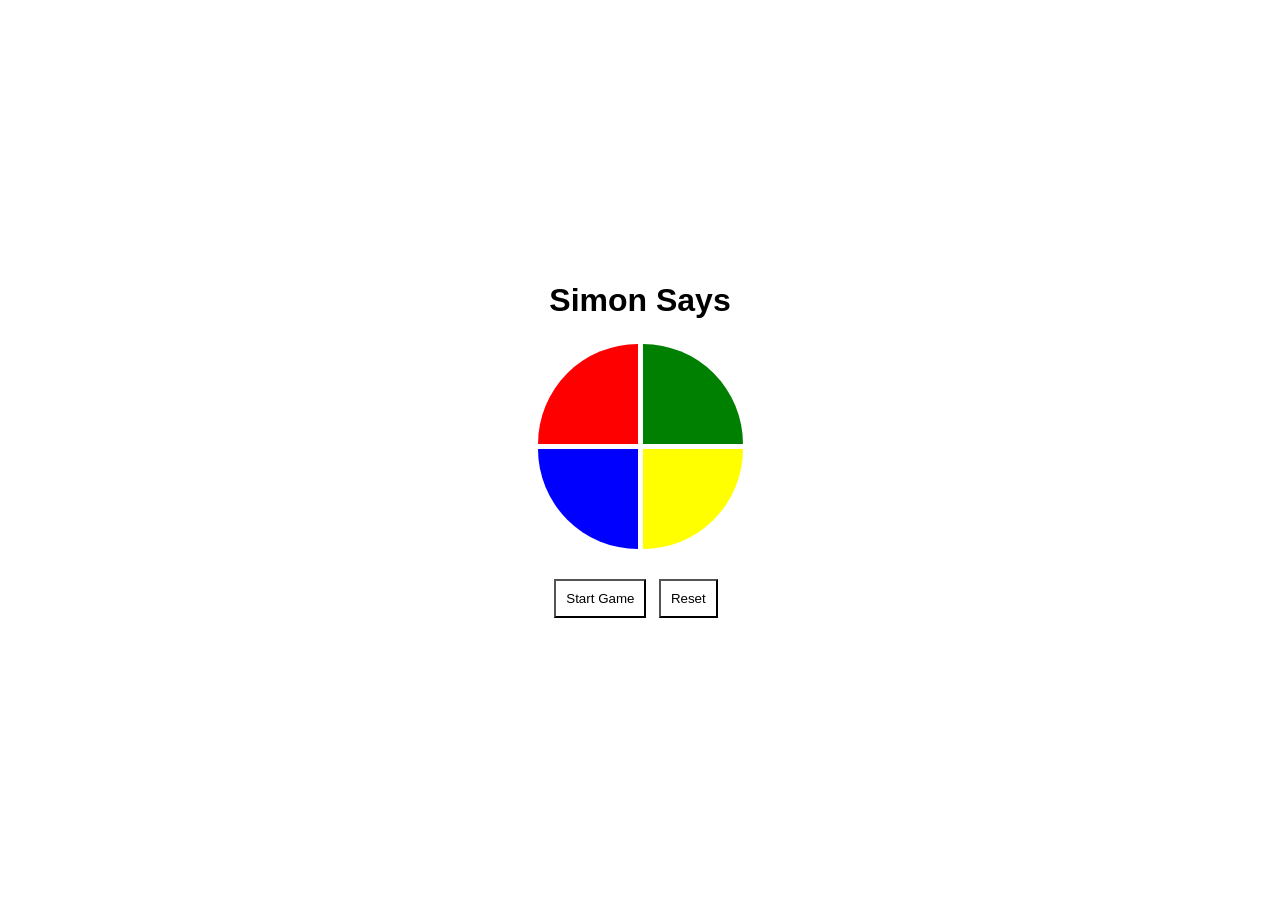
<file: JOSH/index.html>
<!DOCTYPE html>
<html lang="en">
    <head>
        <title>Simon Says Game</title>
        <meta charset="UTF-8"></meta>
        <meta name="viewport" content="width=device-width , initial-scale=1.0">
        <link rel="stylesheet" href="style.css"></link>
    </head>
    <body>
        <div class="container">
            <h1>Simon Says</h1>
            <div class="gameboard">
                <div id="red" onclick="playerMove(1)"></div>
                <div id="green" onclick="playerMove(2)"></div>
                <div id="blue" onclick="playerMove(3)"></div>
                <div id="yellow" onclick="playerMove(4)"></div>
            </div>
            <button id="start" onclick="startgame()">Start Game</button>
            <button id="reset" onclick="resetgame()">Reset</button> 
        </div>
        <script src="script.js"></script>
    </body>
</html>
</file>
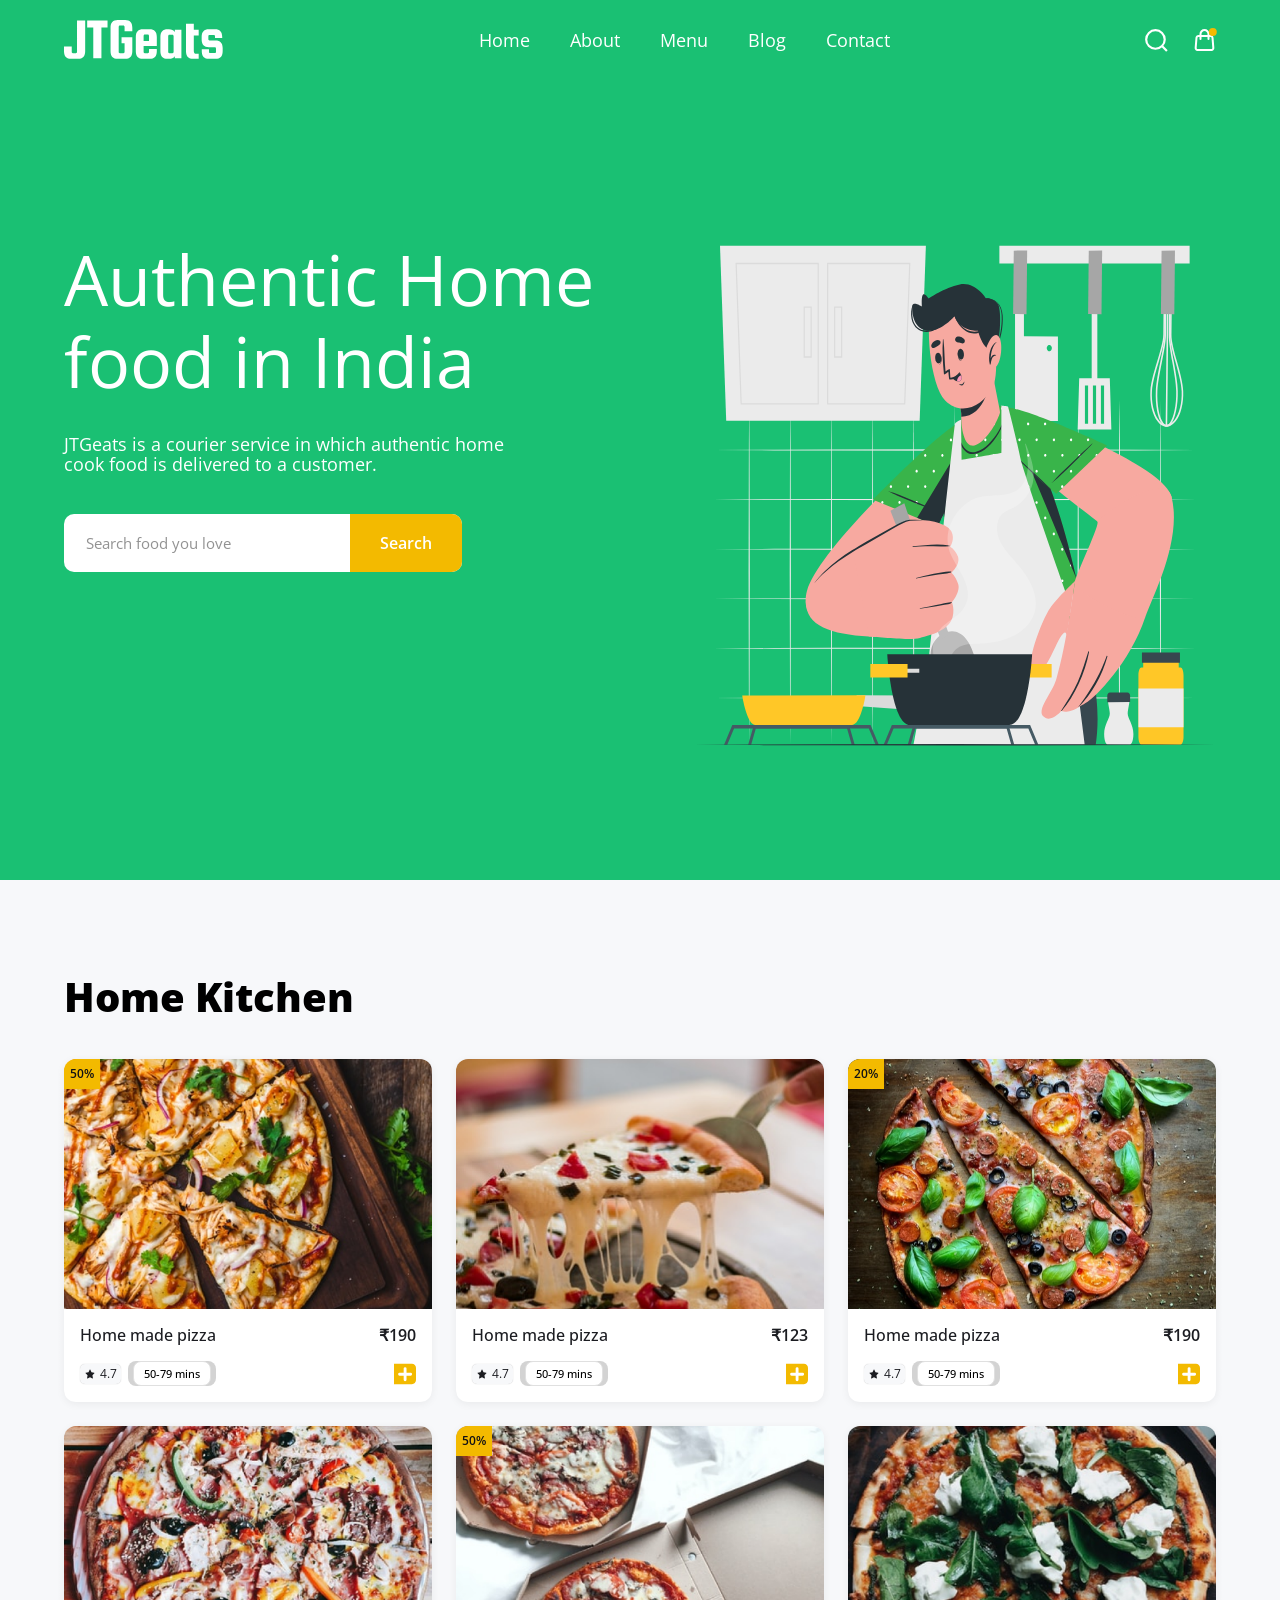
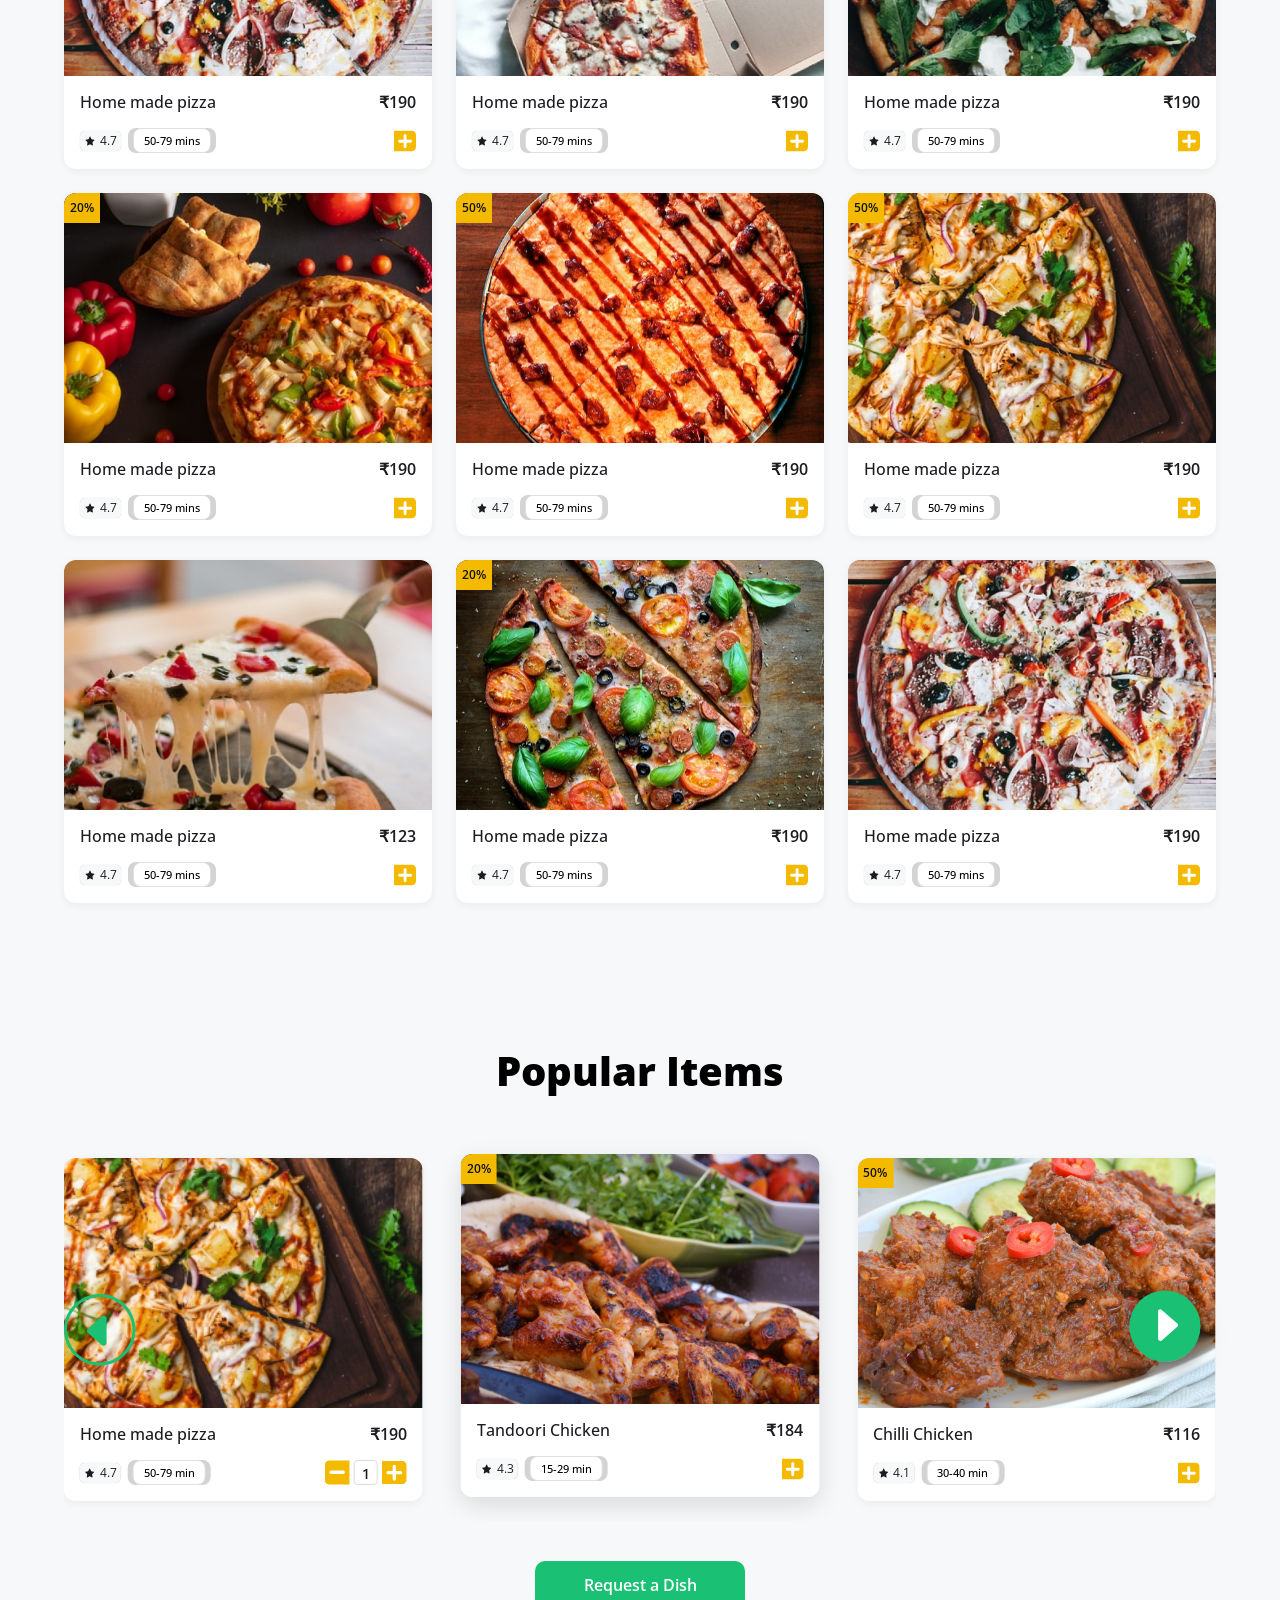
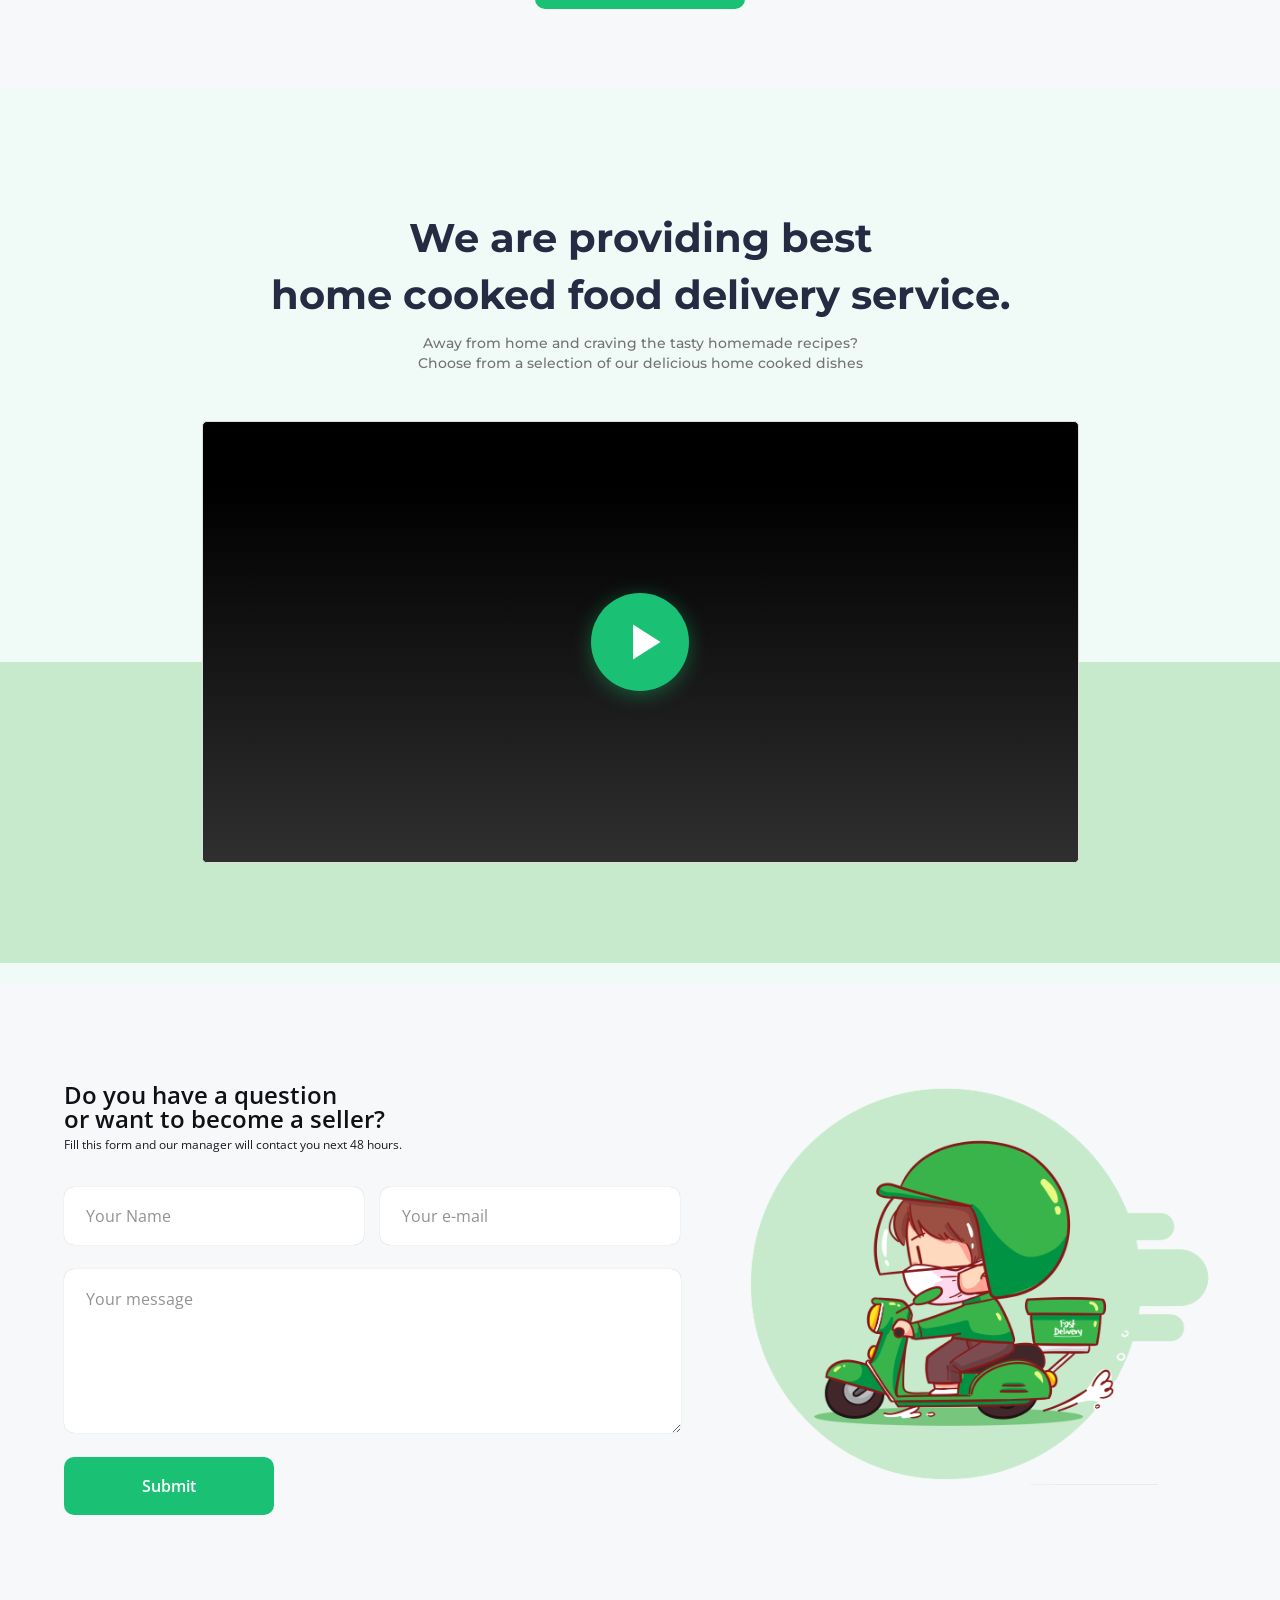
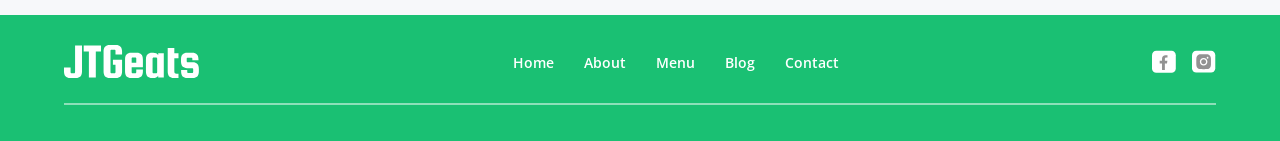
<file: JOSH/Home-Assignment-Round/index.html>
<!DOCTYPE html>
<html lang="en">

<head>
  <meta charset="UTF-8" />
  <meta name="viewport" content="width=device-width, initial-scale=1.0" />
  <title>JTGeats — Authentic Home Food Delivery</title>
  <meta name="description"
    content="JTGeats is a courier service delivering authentic home cooked food right to your doorstep." />

  <!-- Swiper CSS -->
  <link rel="stylesheet" href="assets/vendor/swiper-bundle.min.css" />
  <!-- Custom CSS -->
  <link rel="stylesheet" href="css/styles.css" />
</head>

<body>

  <!-- ======== HEADER ======== -->
  <header class="header" id="header">
    <div class="header__inner">
      <a href="#" class="header__logo">
        <img src="assets/svgs/jtheats.svg" alt="JTGeats Logo" />
      </a>
      <button class="header__hamburger" id="hamburger-btn" aria-label="Toggle navigation" aria-expanded="false">
        <span></span>
        <span></span>
        <span></span>
      </button>
      <nav class="header__nav" id="main-nav">
        <a href="#hero">Home</a>
        <a href="#kitchen">About</a>
        <a href="#popular">Menu</a>
        <a href="#video-section">Blog</a>
        <a href="#contact">Contact</a>
      </nav>
      <div class="header__actions">
        <img src="assets/svgs/search.svg" alt="Search" />
        <div class="header__cart-wrapper">
          <img src="assets/svgs/ordered.svg" alt="Cart" />
          <span class="header__cart-badge"></span>
        </div>
      </div>
    </div>
  </header>

  <!-- ======== HERO ======== -->
  <section class="hero" id="hero">
    <div class="hero__inner">
      <div class="hero__content">
        <div class="hero__text-group">
          <h1 class="hero__title">Authentic Home food in India</h1>
          <p class="hero__subtitle">JTGeats is a courier service in which authentic home cook food is delivered to a
            customer.</p>
        </div>
        <div class="hero__search">
          <input type="text" placeholder="Search food you love" id="hero-search" />
          <button class="hero__search-btn" type="button">Search</button>
        </div>
      </div>
      <div class="hero__illustration">
        <img src="assets/svgs/cuate.svg" alt="Cooking illustration" />
      </div>
    </div>
  </section>

  <!-- ======== HOME KITCHEN ======== -->
  <section class="kitchen" id="kitchen">
    <div class="kitchen__inner">
      <h2 class="section-title">Home Kitchen</h2>
      <div class="kitchen__grid">
        <!-- Card 1 -->
        <article class="product-card">
          <div class="product-card__image">
            <img src="assets/images/home-kitchen-1.png" alt="Home made pizza" />
            <span class="product-card__badge">50%</span>
          </div>
          <div class="product-card__details">
            <div class="product-card__row">
              <span class="product-card__name">Home made pizza</span>
              <span class="product-card__price">₹190</span>
            </div>
            <div class="product-card__row">
              <div class="product-card__meta">
                <span class="product-card__rating">
                  <img src="assets/svgs/rating-star.svg" alt="star" /> 4.7
                </span>
                <span class="product-card__tag">50-79 mins</span>
              </div>
              <div class="product-card__add-btn">
                <img src="assets/svgs/item-increaser.svg" alt="Add to cart" />
              </div>
            </div>
          </div>
        </article>
        <!-- Card 2 -->
        <article class="product-card">
          <div class="product-card__image">
            <img src="assets/images/home-kitchen-2.png" alt="Home made pizza" />
          </div>
          <div class="product-card__details">
            <div class="product-card__row">
              <span class="product-card__name">Home made pizza</span>
              <span class="product-card__price">₹123</span>
            </div>
            <div class="product-card__row">
              <div class="product-card__meta">
                <span class="product-card__rating">
                  <img src="assets/svgs/rating-star.svg" alt="star" /> 4.7
                </span>
                <span class="product-card__tag">50-79 mins</span>
              </div>
              <div class="product-card__add-btn">
                <img src="assets/svgs/item-increaser.svg" alt="Add to cart" />
              </div>
            </div>
          </div>
        </article>
        <!-- Card 3 -->
        <article class="product-card">
          <div class="product-card__image">
            <img src="assets/images/home-kitchen-3.png" alt="Home made pizza" />
            <span class="product-card__badge">20%</span>
          </div>
          <div class="product-card__details">
            <div class="product-card__row">
              <span class="product-card__name">Home made pizza</span>
              <span class="product-card__price">₹190</span>
            </div>
            <div class="product-card__row">
              <div class="product-card__meta">
                <span class="product-card__rating">
                  <img src="assets/svgs/rating-star.svg" alt="star" /> 4.7
                </span>
                <span class="product-card__tag">50-79 mins</span>
              </div>
              <div class="product-card__add-btn">
                <img src="assets/svgs/item-increaser.svg" alt="Add to cart" />
              </div>
            </div>
          </div>
        </article>
        <!-- Card 4 -->
        <article class="product-card">
          <div class="product-card__image">
            <img src="assets/images/home-kitchen-4.png" alt="Home made pizza" />
          </div>
          <div class="product-card__details">
            <div class="product-card__row">
              <span class="product-card__name">Home made pizza</span>
              <span class="product-card__price">₹190</span>
            </div>
            <div class="product-card__row">
              <div class="product-card__meta">
                <span class="product-card__rating">
                  <img src="assets/svgs/rating-star.svg" alt="star" /> 4.7
                </span>
                <span class="product-card__tag">50-79 mins</span>
              </div>
              <div class="product-card__add-btn">
                <img src="assets/svgs/item-increaser.svg" alt="Add to cart" />
              </div>
            </div>
          </div>
        </article>
        <!-- Card 5 -->
        <article class="product-card">
          <div class="product-card__image">
            <img src="assets/images/home-kitchen-5.png" alt="Home made pizza" />
            <span class="product-card__badge">50%</span>
          </div>
          <div class="product-card__details">
            <div class="product-card__row">
              <span class="product-card__name">Home made pizza</span>
              <span class="product-card__price">₹190</span>
            </div>
            <div class="product-card__row">
              <div class="product-card__meta">
                <span class="product-card__rating">
                  <img src="assets/svgs/rating-star.svg" alt="star" /> 4.7
                </span>
                <span class="product-card__tag">50-79 mins</span>
              </div>
              <div class="product-card__add-btn">
                <img src="assets/svgs/item-increaser.svg" alt="Add to cart" />
              </div>
            </div>
          </div>
        </article>
        <!-- Card 6 -->
        <article class="product-card">
          <div class="product-card__image">
            <img src="assets/images/home-kitchen-6.png" alt="Home made pizza" />
          </div>
          <div class="product-card__details">
            <div class="product-card__row">
              <span class="product-card__name">Home made pizza</span>
              <span class="product-card__price">₹190</span>
            </div>
            <div class="product-card__row">
              <div class="product-card__meta">
                <span class="product-card__rating">
                  <img src="assets/svgs/rating-star.svg" alt="star" /> 4.7
                </span>
                <span class="product-card__tag">50-79 mins</span>
              </div>
              <div class="product-card__add-btn">
                <img src="assets/svgs/item-increaser.svg" alt="Add to cart" />
              </div>
            </div>
          </div>
        </article>
        <!-- Card 7 -->
        <article class="product-card">
          <div class="product-card__image">
            <img src="assets/images/home-kitchen-7.png" alt="Home made pizza" />
            <span class="product-card__badge">20%</span>
          </div>
          <div class="product-card__details">
            <div class="product-card__row">
              <span class="product-card__name">Home made pizza</span>
              <span class="product-card__price">₹190</span>
            </div>
            <div class="product-card__row">
              <div class="product-card__meta">
                <span class="product-card__rating">
                  <img src="assets/svgs/rating-star.svg" alt="star" /> 4.7
                </span>
                <span class="product-card__tag">50-79 mins</span>
              </div>
              <div class="product-card__add-btn">
                <img src="assets/svgs/item-increaser.svg" alt="Add to cart" />
              </div>
            </div>
          </div>
        </article>
        <!-- Card 8 -->
        <article class="product-card">
          <div class="product-card__image">
            <img src="assets/images/home-kitchen-8.png" alt="Home made pizza" />
            <span class="product-card__badge">50%</span>
          </div>
          <div class="product-card__details">
            <div class="product-card__row">
              <span class="product-card__name">Home made pizza</span>
              <span class="product-card__price">₹190</span>
            </div>
            <div class="product-card__row">
              <div class="product-card__meta">
                <span class="product-card__rating">
                  <img src="assets/svgs/rating-star.svg" alt="star" /> 4.7
                </span>
                <span class="product-card__tag">50-79 mins</span>
              </div>
              <div class="product-card__add-btn">
                <img src="assets/svgs/item-increaser.svg" alt="Add to cart" />
              </div>
            </div>
          </div>
        </article>
        <!-- Row 3: Repeat of Row 1 -->
        <!-- Card 9 -->
        <article class="product-card">
          <div class="product-card__image">
            <img src="assets/images/home-kitchen-1.png" alt="Home made pizza" />
            <span class="product-card__badge">50%</span>
          </div>
          <div class="product-card__details">
            <div class="product-card__row">
              <span class="product-card__name">Home made pizza</span>
              <span class="product-card__price">₹190</span>
            </div>
            <div class="product-card__row">
              <div class="product-card__meta">
                <span class="product-card__rating">
                  <img src="assets/svgs/rating-star.svg" alt="star" /> 4.7
                </span>
                <span class="product-card__tag">50-79 mins</span>
              </div>
              <div class="product-card__add-btn">
                <img src="assets/svgs/item-increaser.svg" alt="Add to cart" />
              </div>
            </div>
          </div>
        </article>
        <!-- Card 10 -->
        <article class="product-card">
          <div class="product-card__image">
            <img src="assets/images/home-kitchen-2.png" alt="Home made pizza" />
          </div>
          <div class="product-card__details">
            <div class="product-card__row">
              <span class="product-card__name">Home made pizza</span>
              <span class="product-card__price">₹123</span>
            </div>
            <div class="product-card__row">
              <div class="product-card__meta">
                <span class="product-card__rating">
                  <img src="assets/svgs/rating-star.svg" alt="star" /> 4.7
                </span>
                <span class="product-card__tag">50-79 mins</span>
              </div>
              <div class="product-card__add-btn">
                <img src="assets/svgs/item-increaser.svg" alt="Add to cart" />
              </div>
            </div>
          </div>
        </article>
        <!-- Card 11 -->
        <article class="product-card">
          <div class="product-card__image">
            <img src="assets/images/home-kitchen-3.png" alt="Home made pizza" />
            <span class="product-card__badge">20%</span>
          </div>
          <div class="product-card__details">
            <div class="product-card__row">
              <span class="product-card__name">Home made pizza</span>
              <span class="product-card__price">₹190</span>
            </div>
            <div class="product-card__row">
              <div class="product-card__meta">
                <span class="product-card__rating">
                  <img src="assets/svgs/rating-star.svg" alt="star" /> 4.7
                </span>
                <span class="product-card__tag">50-79 mins</span>
              </div>
              <div class="product-card__add-btn">
                <img src="assets/svgs/item-increaser.svg" alt="Add to cart" />
              </div>
            </div>
          </div>
        </article>
        <!-- Card 12 -->
        <article class="product-card">
          <div class="product-card__image">
            <img src="assets/images/home-kitchen-4.png" alt="Home made pizza" />
          </div>
          <div class="product-card__details">
            <div class="product-card__row">
              <span class="product-card__name">Home made pizza</span>
              <span class="product-card__price">₹190</span>
            </div>
            <div class="product-card__row">
              <div class="product-card__meta">
                <span class="product-card__rating">
                  <img src="assets/svgs/rating-star.svg" alt="star" /> 4.7
                </span>
                <span class="product-card__tag">50-79 mins</span>
              </div>
              <div class="product-card__add-btn">
                <img src="assets/svgs/item-increaser.svg" alt="Add to cart" />
              </div>
            </div>
          </div>
        </article>
      </div>
    </div>
  </section>

  <!-- ======== POPULAR ITEMS CAROUSEL ======== -->
  <section class="popular" id="popular">
    <div class="popular__inner">
      <h2 class="popular__title">Popular Items</h2>
      <div class="popular__carousel-wrapper">
        <button class="carousel-arrow carousel-arrow--prev" id="carousel-prev" aria-label="Previous slide">
          <img src="assets/svgs/left-arrow.svg" alt="Previous" />
        </button>
        <div class="swiper popular__carousel" id="popular-swiper">
          <div class="swiper-wrapper">
            <!-- Slide 1 -->
            <div class="swiper-slide">
              <article class="product-card">
                <div class="product-card__image">
                  <img src="assets/images/popular-items-1.png" alt="Home made pizza" />
                </div>
                <div class="product-card__details">
                  <div class="product-card__row">
                    <span class="product-card__name">Home made pizza</span>
                    <span class="product-card__price">₹190</span>
                  </div>
                  <div class="product-card__row">
                    <div class="product-card__meta">
                      <span class="product-card__rating">
                        <img src="assets/svgs/rating-star.svg" alt="star" /> 4.7
                      </span>
                      <span class="product-card__tag">50-79 min</span>
                    </div>
                    <div class="product-card__cart-controls">
                      <img src="assets/svgs/item-decreaser.svg" alt="decrease" class="qty-decrease" />
                      <span class="product-card__qty">1</span>
                      <img src="assets/svgs/item-increaser.svg" alt="increase" class="qty-increase" />
                    </div>
                  </div>
                </div>
              </article>
            </div>
            <!-- Slide 2 -->
            <div class="swiper-slide">
              <article class="product-card">
                <div class="product-card__image">
                  <img src="assets/images/popular-items-2.png" alt="Tandoori Chicken" />
                  <span class="product-card__badge">20%</span>
                </div>
                <div class="product-card__details">
                  <div class="product-card__row">
                    <span class="product-card__name">Tandoori Chicken</span>
                    <span class="product-card__price">₹184</span>
                  </div>
                  <div class="product-card__row">
                    <div class="product-card__meta">
                      <span class="product-card__rating">
                        <img src="assets/svgs/rating-star.svg" alt="star" /> 4.3
                      </span>
                      <span class="product-card__tag">15-29 min</span>
                    </div>
                    <div class="product-card__add-btn">
                      <img src="assets/svgs/item-increaser.svg" alt="Add to cart" />
                    </div>
                  </div>
                </div>
              </article>
            </div>
            <!-- Slide 3 -->
            <div class="swiper-slide">
              <article class="product-card">
                <div class="product-card__image">
                  <img src="assets/images/popular-items-3.png" alt="Chilli Chicken" />
                  <span class="product-card__badge">50%</span>
                </div>
                <div class="product-card__details">
                  <div class="product-card__row">
                    <span class="product-card__name">Chilli Chicken</span>
                    <span class="product-card__price">₹116</span>
                  </div>
                  <div class="product-card__row">
                    <div class="product-card__meta">
                      <span class="product-card__rating">
                        <img src="assets/svgs/rating-star.svg" alt="star" /> 4.1
                      </span>
                      <span class="product-card__tag">30-40 min</span>
                    </div>
                    <div class="product-card__add-btn">
                      <img src="assets/svgs/item-increaser.svg" alt="Add to cart" />
                    </div>
                  </div>
                </div>
              </article>
            </div>
            <!-- Slide 4 (repeat) -->
            <div class="swiper-slide">
              <article class="product-card">
                <div class="product-card__image">
                  <img src="assets/images/popular-items-1.png" alt="Home made pizza" />
                </div>
                <div class="product-card__details">
                  <div class="product-card__row">
                    <span class="product-card__name">Home made pizza</span>
                    <span class="product-card__price">₹190</span>
                  </div>
                  <div class="product-card__row">
                    <div class="product-card__meta">
                      <span class="product-card__rating">
                        <img src="assets/svgs/rating-star.svg" alt="star" /> 4.7
                      </span>
                      <span class="product-card__tag">50-79 min</span>
                    </div>
                    <div class="product-card__cart-controls">
                      <img src="assets/svgs/item-decreaser.svg" alt="decrease" class="qty-decrease" />
                      <span class="product-card__qty">1</span>
                      <img src="assets/svgs/item-increaser.svg" alt="increase" class="qty-increase" />
                    </div>
                  </div>
                </div>
              </article>
            </div>
            <!-- Slide 5 (repeat) -->
            <div class="swiper-slide">
              <article class="product-card">
                <div class="product-card__image">
                  <img src="assets/images/popular-items-2.png" alt="Tandoori Chicken" />
                </div>
                <div class="product-card__details">
                  <div class="product-card__row">
                    <span class="product-card__name">Tandoori Chicken</span>
                    <span class="product-card__price">₹184</span>
                  </div>
                  <div class="product-card__row">
                    <div class="product-card__meta">
                      <span class="product-card__rating">
                        <img src="assets/svgs/rating-star.svg" alt="star" /> 4.3
                      </span>
                      <span class="product-card__tag">15-29 min</span>
                    </div>
                    <div class="product-card__add-btn">
                      <img src="assets/svgs/item-increaser.svg" alt="Add to cart" />
                    </div>
                  </div>
                </div>
              </article>
            </div>


          </div>
        </div>
        <button class="carousel-arrow carousel-arrow--next" id="carousel-next" aria-label="Next slide">
          <img src="assets/svgs/right-arrow.svg" alt="Next" />
        </button>
      </div>
    </div>
    <div class="kitchen__btn-wrapper">
      <button class="btn-primary" id="btn-request-dish-old" type="button">Request a Dish</button>
    </div>
  </section>

  <!-- ======== VIDEO SECTION ======== -->
  <section class="video-section" id="video-section">
    <div class="video-section__bg-band"></div>
    <div class="video-section__inner">
      <div class="video-section__text">
        <h2 class="video-section__heading">We are providing best<span class="text-line">home cooked food delivery
            service.</span></h2>
        <p class="video-section__desc">Away from home and craving the tasty homemade recipes?<span
            class="text-line">Choose from a
            selection of our delicious home cooked dishes</span></p>
      </div>
      <div class="video-section__player" id="video-player">
        <video id="food-video" preload="metadata">
          <source src="assets/videos/food-video.mp4" type="video/mp4" />
          Your browser does not support the video tag.
        </video>
        <div class="video-section__overlay" id="video-overlay">
          <div class="video-section__play-btn">
            <svg viewBox="0 0 24 24" xmlns="http://www.w3.org/2000/svg">
              <path d="M8 5v14l11-7z" />
            </svg>
          </div>
        </div>
      </div>
    </div>
  </section>

  <!-- ======== CONTACT US ======== -->
  <section class="contact" id="contact">
    <div class="contact__inner">
      <div class="contact__form-side">
        <div>
          <h2 class="contact__heading">Do you have a question<span class="text-line">or want to become a seller?</span>
          </h2>
          <p class="contact__sub">Fill this form and our manager will contact you next 48 hours.</p>
        </div>
        <form class="contact__form" id="contact-form">
          <div class="contact__row">
            <input type="text" class="contact__input" placeholder="Your Name" id="contact-name" />
            <input type="email" class="contact__input" placeholder="Your e-mail" id="contact-email" />
          </div>
          <textarea class="contact__textarea" placeholder="Your message" id="contact-message"></textarea>
          <button type="submit" class="contact__submit">Submit</button>
        </form>
      </div>
      <div class="contact__illustration">
        <img src="assets/svgs/food-delivery.svg" alt="Food delivery illustration" />
      </div>
    </div>
  </section>

  <!-- ======== FOOTER ======== -->
  <footer class="footer" id="footer">
    <div class="footer__inner">
      <div class="footer__menu">
        <a href="#" class="footer__logo">
          <img src="assets/svgs/jtheats.svg" alt="JTGeats" />
        </a>
        <div class="footer__links">
          <a href="#hero">Home</a>
          <a href="#kitchen">About</a>
          <a href="#popular">Menu</a>
          <a href="#video-section">Blog</a>
          <a href="#contact">Contact</a>
        </div>
        <div class="footer__socials">
          <a href="#"><img src="assets/svgs/facebook.svg" alt="Facebook" /></a>
          <a href="#"><img src="assets/svgs/instragram.svg" alt="Instagram" /></a>
        </div>
      </div>
      <div class="footer__divider"></div>
    </div>
  </footer>

  <!-- ======== REQUEST DISH MODAL ======== -->
  <div class="modal-overlay" id="modal-overlay">
    <div class="modal" id="request-modal">
      <h3 class="modal__title">Request a Dish</h3>
      <p class="modal__subtitle">Can't find what you're looking for? Tell us what you'd love to eat and we'll try our
        best to get it for you!</p>
      <form class="modal__form" id="modal-form">
        <div class="modal__field">
          <label for="modal-dish">Dish Name</label>
          <input type="text" id="modal-dish" placeholder="e.g. Paneer Tikka Masala" />
        </div>
        <div class="modal__field">
          <label for="modal-name">Your Name</label>
          <input type="text" id="modal-name" placeholder="Enter your name" />
        </div>
        <div class="modal__field">
          <label for="modal-email">Email</label>
          <input type="email" id="modal-email" placeholder="Enter your email" />
        </div>
        <div class="modal__field">
          <label for="modal-notes">Additional Notes</label>
          <textarea id="modal-notes" placeholder="Any preferences or details..."></textarea>
        </div>
        <div class="modal__actions">
          <button type="button" class="modal__btn-cancel" id="modal-cancel">Cancel</button>
          <button type="submit" class="modal__btn-submit" id="modal-submit">Submit Request</button>
        </div>
      </form>
    </div>
  </div>

  <!-- Swiper JS -->
  <script src="assets/vendor/swiper-bundle.min.js"></script>
  <!-- Custom JS -->
  <script src="js/main.js"></script>
</body>

</html>
</file>
<file: JOSH/style.css>
*{
    padding:0;
    margin:0;
    box-sizing:border-box;
}
body{
    font-family: Arial, Helvetica, sans-serif;
    height:100hv;
    display: flex;
    justify-content:center;
    align-items:center;
    min-height: 100vh;
}
h1{
    margin-bottom:25px;
}
.container{
    text-align:center;
}

.gameboard{
    display:grid;
    grid-template-columns:auto auto;
    grid-gap : 5px;
    margin-bottom: 30px;
    
}
#red{
    background-color:red;
    /* opacity: 0.1; */
    width:100px;
    height:100px;
    cursor:pointer;
    border-radius:100px 0px 0px 0px;
}
#green{
    background-color:green;
    width:100px;
    height:100px;
    cursor:pointer;
    border-radius:0px 100px 0px 0px;

}
#blue{
    background-color: blue;
    width:100px;
    height:100px;
    cursor:pointer;
     border-radius:0px 0px 0px 100px;

}
#yellow{
    background-color:yellow;
    width:100px;
    height:100px;
    cursor:pointer;
    border-radius:0px 0px 100px 0px;
}
button{
    padding:10px;
    background-color: white;
    margin-right:8px;
    cursor: pointer;
}
</file>
<file: JOSH/Home-Assignment-Round/css/styles.css>
/* ===== RESET & BASE ===== */
@import url('https://fonts.googleapis.com/css2?family=Open+Sans:wght@300;400;500;600;700;800&family=Montserrat:wght@400;500;700&family=Squada+One&display=swap');

/* ===== BRAND COLOR PALETTE =====
   Primary Green:   #1AC073
   Secondary Green: #2EBF91
   Light Mint BG:   #F0FAF7
   Accent Yellow:   #F3BA00
   Light Grey:      #F2F2F2
===================================== */

*,
*::before,
*::after {
  margin: 0;
  padding: 0;
  box-sizing: border-box;
}

html {
  scroll-behavior: smooth;
}

body {
  font-family: 'Open Sans', sans-serif;
  color: #1B1C21;
  background: #fff;
  overflow-x: hidden;
}

body.modal-open {
  overflow: hidden;
}

main {
  display: block;
}

a {
  text-decoration: none;
  color: inherit;
}

ul,
ol {
  list-style: none;
}

img {
  max-width: 100%;
  display: block;
}

.text-line {
  display: block;
}

button {
  cursor: pointer;
  border: none;
  outline: none;
  font-family: inherit;
}

input,
textarea {
  font-family: inherit;
  outline: none;
  border: none;
}

/* ===== HEADER / NAV ===== */
.header {
  width: 100%;
  height: 80px;
  background-color: #1AC073;
  position: fixed;
  top: 0;
  left: 0;
  z-index: 100;
  display: flex;
  align-items: center;
  justify-content: center;
}

.header__inner {
  width: 1164px;
  display: flex;
  align-items: center;
  justify-content: space-between;
}

.header__logo {
  height: 24px;
  display: flex;
  align-items: center;
}

.header__logo img {
  height: 40px;
  width: auto;
}

.header__nav {
  display: flex;
  align-items: center;
  gap: 40px;
}

.header__nav a {
  color: #fff;
  font-size: 18px;
  line-height: 20px;
  transition: opacity 0.2s;
}

.header__nav a:hover {
  opacity: 0.8;
}

.header__actions {
  display: flex;
  align-items: center;
  gap: 24px;
}

.header__actions img {
  width: 24px;
  height: 24px;
  cursor: pointer;
  transition: opacity 0.2s;
}

.header__actions img:hover {
  opacity: 0.7;
}

.header__cart-wrapper {
  position: relative;
}

.header__cart-badge {
  position: absolute;
  top: 0;
  right: 0;
  width: 8px;
  height: 8px;
  background: #F3BA00;
  border-radius: 50%;
  transform: translate(10%, 0%);
}

/* ===== HERO / LANDING ===== */
.hero {
  width: 100%;
  height: 800px;
  background-color: #1AC073;
  display: flex;
  align-items: center;
  justify-content: center;
  position: relative;
  overflow: hidden;
  margin-top: 80px;
}

.hero__inner {
  width: 1180px;
  display: flex;
  align-items:  flex-start;
  justify-content: space-between;
  position: relative;
  padding-top: 40px;
}

.hero__content {
  max-width: 534px;
  display: flex;
  flex-direction: column;
  gap: 40px;
}

.hero__text-group {
  display: flex;
  flex-direction: column;
  gap: 32px;
}

.hero__title {
  color: #fff;
  font-size: 70px;
  line-height: 82px;
  font-weight: 400;
}

.hero__subtitle {
  color: #fff;
  font-size: 18px;
  line-height: 20px;
  max-width: 441px;
}

.hero__search {
  width: 398px;
  height: 58px;
  background: #fff;
  border-radius: 10px;
  display: flex;
  align-items: center;
  overflow: hidden;
}

.hero__search input {
  flex: 1;
  height: 100%;
  padding: 0 22px;
  font-size: 15px;
  color: #1B1C21;
  background: transparent;
}

.hero__search input::placeholder {
  color: #929292;
}

.hero__search-btn {
  width: 112px;
  height: 58px;
  background: #F3BA00;
  color: #fff;
  font-size: 16px;
  font-weight: 600;
  border: none;
  transition: background 0.2s;
}

.hero__search-btn:hover {
  background: #d9a600;
}

.hero__illustration {
  width: 522px;
  height: 525px;
}

.hero__illustration img {
  width: 100%;
  height: 100%;
  object-fit: contain;
}

/* ===== KITCHEN SECTION ===== */
.kitchen {
  width: 100%;
  background: #F7F8FA;
  padding: 105px 0 80px;
  display: flex;
  flex-direction: column;
  align-items: center;
}

.kitchen__inner {
  width: 1180px;
}

.section-title {
  font-size: 40px;
  font-weight: 800;
  color: #000;
  line-height: 24px;
  margin-bottom: 50px;
}

.section-title--center {
  text-align: center;
}

.kitchen__grid {
  display: grid;
  grid-template-columns: repeat(4, 1fr);
  gap: 24px 24px;
  margin-bottom: 0;
  position: relative;
}

/* Side shadow fades */
.kitchen__inner {
  width: 1180px;
  position: relative;
}

.kitchen__inner::before,
.kitchen__inner::after {
  content: '';
  position: absolute;
  top: 0;
  bottom: 0;
  width: 60px;
  z-index: 2;
  pointer-events: none;
}

.kitchen__inner::before {
  left: -60px;
  background: linear-gradient(to right, rgba(247, 248, 250, 1), rgba(247, 248, 250, 0));
}

.kitchen__inner::after {
  right: -60px;
  background: linear-gradient(to left, rgba(247, 248, 250, 1), rgba(247, 248, 250, 0));
}

/* Product Card */
.product-card {
  width: 277px;
  border-radius: 12px;
  overflow: hidden;
  transition: transform 0.3s, box-shadow 0.3s;
  box-shadow: 0 2px 8px rgba(0, 0, 0, 0.06);
}

.product-card:hover {
  transform: translateY(-4px);
  box-shadow: 0 8px 24px rgba(0, 0, 0, 0.12);
}

.product-card__image {
  width: 277px;
  height: 250px;
  position: relative;
  overflow: hidden;
}

.product-card__image img {
  width: 100%;
  height: 100%;
  object-fit: cover;
}

.product-card__badge {
  position: absolute;
  top: 0;
  left: 0;
  background: #F3BA00;
  padding: 5px 6px;
  font-size: 12px;
  line-height: 20px;
  color: #101115;
  font-weight: 600;
  min-width: 29px;
  text-align: center;
}

.product-card__details {
  background: #fff;
  padding: 16px;
  box-shadow: 0 0 1px rgba(187, 187, 187, 0.25);
}

.product-card__row {
  display: flex;
  justify-content: space-between;
  align-items: center;
  margin-bottom: 16px;
}

.product-card__row:last-child {
  margin-bottom: 0;
}

.product-card__name {
  font-size: 16px;
  line-height: 20px;
  color: #1B1C21;
  font-weight: 500;
}

.product-card__price {
  font-size: 16px;
  line-height: 20px;
  color: #1B1C21;
  font-weight: 600;
}

.product-card__meta {
  display: flex;
  align-items: center;
  justify-content: space-between;
}

.product-card__rating {
  display: flex;
  align-items: center;
  gap: 4px;
  background: #F7F8FA;
  box-shadow: 0 0 1px rgba(0, 0, 0, 0.25);
  border-radius: 5px;
  padding: 0 4px;
  height: 20px;
  font-size: 12px;
  color: #1B1C21;
}

.product-card__rating img {
  width: 12px;
  height: 12px;
}

.product-card__tag {
  position: relative;
  background: #FFFFFF;
  border: 1px solid #E0E0E0;
  border-radius: 8px;
  padding: 4px 10px;
  font-size: 11px;
  color: #000000;
  margin-left: 12px;
  font-weight: 500;
  z-index: 1;
  box-shadow: -5px 0 0 0 #D3D3D3, 5px 0 0 0 #D3D3D3;
}

.product-card__add-btn {
  width: 22px;
  height: 22px;
  border-radius: 50%;
  display: flex;
  align-items: center;
  justify-content: center;
  cursor: pointer;
  flex-shrink: 0;
}

.product-card__add-btn img {
  width: 22px;
  height: 22px;
}

.kitchen__btn-wrapper {
  display: flex;
  justify-content: center;
  margin-top: 40px;
}

.btn-primary {
  width: 210px;
  height: 48px;
  background: #1AC073;
  border-radius: 10px;
  color: #fff;
  font-size: 16px;
  font-weight: 600;
  display: flex;
  align-items: center;
  justify-content: center;
  transition: background 0.2s;
}

.btn-primary:hover {
  background: #2EBF91;
}

/* ===== POPULAR ITEMS / CAROUSEL ===== */
.popular {
  width: 100%;
  background: #F7F8FA;
  padding: 60px 0 80px;
  display: flex;
  flex-direction: column;
  align-items: center;
}

.popular__inner {
  width: 1180px;
  display: flex;
  flex-direction: column;
  align-items: center;
  position: relative;
}

.popular__title {
  font-size: 40px;
  font-weight: 800;
  color: #000;
  text-align: center;
  margin-bottom: 40px;
}

.popular__carousel-wrapper {
  width: 100%;
  position: relative;
}


.popular__carousel {
  width: 100%;
  overflow: hidden;
}

.swiper-slide .product-card {
  margin: 0 auto;
}

.swiper-slide-active .product-card {
  transform: translateY(-4px);
  box-shadow: 0 8px 24px rgba(0, 0, 0, 0.12);
}

/* No special styling for active/center slide */

/* Carousel counter / quantity controls on active */
.product-card__cart-controls {
  display: flex;
  align-items: center;
  gap: 4px;
}

.product-card__cart-controls img {
  width: 25px;
  height: 25px;
  cursor: pointer;
  transition: transform 0.15s;
}

.product-card__cart-controls img:hover {
  transform: scale(1.15);
}

.product-card__qty {
  width: 24px;
  text-align: center;
  font-size: 14px;
  font-weight: 600;
  border: 1px solid #ddd;
  border-radius: 4px;
  height: 25px;
  line-height: 25px;
  background: #fff;
  color: #1B1C21;
}

/* Carousel nav arrows */
.carousel-arrow {
  position: absolute;
  top: 50%;
  transform: translateY(-50%);
  width: 96px;
  height: 96px;
  background: transparent;
  border: none;
  display: flex;
  align-items: center;
  justify-content: center;
  cursor: pointer;
  z-index: 10;
  padding: 0;
}

.carousel-arrow img {
  width: 96px;
  height: 96px;
  opacity: 1;
  transition: transform 0.2s, filter 0.2s;
}

.carousel-arrow:hover img {
  transform: scale(1.05);
  filter: drop-shadow(0 6px 10px rgba(0, 0, 0, 0.25));
}

.carousel-arrow--prev {
  left: -72px;
  width: 72px;
  height: 72px;
}

.carousel-arrow--prev img {
  width: 72px;
  height: 72px;
}

.carousel-arrow--next {
  right: -96px;
}

.carousel-arrow--next img {
  width: 160px;
  height: 160px;
  transform: scale(1.05);
  filter: drop-shadow(0 6px 10px rgba(0, 0, 0, 0.25));
}

/* ===== VIDEO SECTION ===== */
.video-section {
  width: 100%;
  background: #F0FAF7;
  display: flex;
  flex-direction: column;
  align-items: center;
  padding: 120px 0 120px;
  position: relative;
  overflow: hidden;
}

.video-section__inner {
  width: 1050px;
  display: flex;
  flex-direction: column;
  align-items: center;
  gap: 48px;
  position: relative;
  z-index: 1;
}

.video-section__text {
  text-align: center;
  max-width: 750px;
}

.video-section__heading {
  font-family: 'Montserrat', sans-serif;
  font-size: 40px;
  font-weight: 700;
  color: #252B42;
  line-height: 57px;
  margin-bottom: 10px;
}

.video-section__desc {
  font-family: 'Montserrat', sans-serif;
  font-size: 14px;
  font-weight: 500;
  color: #737373;
  line-height: 20px;
}

.video-section__player {
  width: 877px;
  height: 442px;
  border-radius: 5px;
  overflow: hidden;
  position: relative;
  cursor: pointer;
  border: 1px solid #DEDEDE;
  background: #000;
  z-index: 2;
}

.video-section__player video {
  width: 100%;
  height: 100%;
  object-fit: cover;
  display: block;
}

.video-section__overlay {
  position: absolute;
  inset: 0;
  background: linear-gradient(180deg, rgba(0, 0, 0, 0) 15%, rgba(56, 56, 56, 0.84) 100%);
  display: flex;
  align-items: center;
  justify-content: center;
  transition: opacity 0.3s;
  pointer-events: none;
}

.video-section__play-btn {
  width: 98px;
  height: 98px;
  background: #1AC073;
  border-radius: 50%;
  display: flex;
  align-items: center;
  justify-content: center;
  box-shadow: 0 4px 20px rgba(26, 192, 115, 0.4);
}

.video-section__play-btn svg {
  width: 60px;
  height: 60px;
  fill: #fff;
  margin-left: 6px;
}

.video-section__player.playing .video-section__overlay {
  opacity: 0;
}

/* Green band — starts at play button center, extends to bottom */
.video-section__bg-band {
  width: 100%;
  height: 301px;
  background: #C7EACC;
  position: absolute;
  bottom: 20px;
  left: 0;
  z-index: 0;
}

/* ===== CONTACT SECTION ===== */
.contact {
  width: 100%;
  background: #F7F8FA;
  padding: 100px 0;
  display: flex;
  justify-content: center;
}

.contact__inner {
  width: 1181px;
  display: flex;
  align-items: flex-start;
  justify-content: space-between;
}

.contact__form-side {
  max-width: 620px;
  display: flex;
  flex-direction: column;
  gap: 32px;
}

.contact__heading {
  font-size: 24px;
  line-height: 24px;
  color: #101115;
  font-weight: 600;
}

.contact__sub {
  font-size: 12px;
  line-height: 20px;
  color: #1B1C21;
  margin-top: 4px;
}

.contact__form {
  display: flex;
  flex-direction: column;
  gap: 24px;
}

.contact__row {
  display: flex;
  gap: 16px;
}

.contact__input {
  width: 300px;
  height: 58px;
  background: #fff;
  border-radius: 10px;
  box-shadow: 0 0 1px rgba(0, 0, 0, 0.25);
  padding: 0 22px;
  font-size: 16px;
  color: #1B1C21;
}

.contact__input::placeholder {
  color: #929292;
}

.contact__textarea {
  width: 617px;
  height: 164px;
  background: #fff;
  border-radius: 10px;
  box-shadow: 0 0 1px rgba(0, 0, 0, 0.25);
  padding: 19px 22px;
  font-size: 16px;
  color: #1B1C21;
  resize: vertical;
}



.contact__textarea::placeholder {
  color: #929292;
}

.contact__submit {
  width: 210px;
  height: 58px;
  background: #1AC073;
  border-radius: 10px;
  color: #fff;
  font-size: 16px;
  font-weight: 600;
  transition: background 0.2s;
}

.contact__submit:hover {
  background: #2EBF91;
}

.contact__illustration {
  width: 503px;
  height: 402px;
}

.contact__illustration img {
  width: 100%;
  height: 100%;
  object-fit: contain;
}

/* ===== FOOTER ===== */
.footer {
  width: 100%;
  background: #1AC073;
  padding: 30px 0 36px;
  display: flex;
  justify-content: center;
}

.footer__inner {
  width: 1181px;
  display: flex;
  flex-direction: column;
  gap: 24px;
}

.footer__menu {
  display: flex;
  align-items: center;
  justify-content: space-between;
}

.footer__logo img {
  height: 34px;
  width: auto;
}

.footer__links {
  display: flex;
  gap: 30px;
}

.footer__links a {
  color: #fff;
  font-size: 14px;
  font-weight: 600;
  transition: opacity 0.2s;
}

.footer__links a:hover {
  opacity: 0.8;
}

.footer__socials {
  display: flex;
  gap: 16px;
}

.footer__socials a img {
  width: 24px;
  height: 24px;
  transition: transform 0.2s;
}

.footer__socials a:hover img {
  transform: scale(1.15);
}

.footer__divider {
  width: 100%;
  height: 2px;
  background: rgba(255, 255, 255, 0.5);
}

/* ===== REQUEST DISH MODAL ===== */
.modal-overlay {
  position: fixed;
  inset: 0;
  background: rgba(0, 0, 0, 0.5);
  z-index: 200;
  display: flex;
  align-items: center;
  justify-content: center;
  opacity: 0;
  visibility: hidden;
  transition: opacity 0.3s, visibility 0.3s;
}

.modal-overlay.active {
  opacity: 1;
  visibility: visible;
}

.modal {
  background: #fff;
  border-radius: 16px;
  width: 520px;
  max-height: 90vh;
  overflow-y: auto;
  padding: 40px;
  transform: translateY(20px);
  transition: transform 0.3s;
  box-shadow: 0 20px 60px rgba(0, 0, 0, 0.2);
}

.modal-overlay.active .modal {
  transform: translateY(0);
}

.modal__title {
  font-size: 28px;
  font-weight: 700;
  color: #1B1C21;
  margin-bottom: 8px;
}

.modal__subtitle {
  font-size: 14px;
  color: #737373;
  margin-bottom: 32px;
  line-height: 20px;
}

.modal__form {
  display: flex;
  flex-direction: column;
  gap: 20px;
}

.modal__field label {
  display: block;
  font-size: 14px;
  font-weight: 600;
  color: #1B1C21;
  margin-bottom: 8px;
}

.modal__field input,
.modal__field textarea {
  width: 100%;
  background: #F0FAF7;
  border: 1px solid #E0E0E0;
  border-radius: 10px;
  padding: 14px 16px;
  font-size: 15px;
  color: #1B1C21;
  transition: border-color 0.2s;
}

.modal__field input:focus,
.modal__field textarea:focus {
  border-color: #2EBF91;
}

.modal__field input::placeholder,
.modal__field textarea::placeholder {
  color: #929292;
}

.modal__field textarea {
  height: 100px;
  resize: vertical;
}

.modal__actions {
  display: flex;
  gap: 16px;
  margin-top: 12px;
}

.modal__btn-submit {
  flex: 1;
  height: 48px;
  background: #1AC073;
  color: #fff;
  font-size: 16px;
  font-weight: 600;
  border-radius: 10px;
  transition: background 0.2s;
}

.modal__btn-submit:hover {
  background: #2EBF91;
}

.modal__btn-cancel {
  flex: 1;
  height: 48px;
  background: #F2F2F2;
  color: #1B1C21;
  font-size: 16px;
  font-weight: 600;
  border-radius: 10px;
  transition: background 0.2s;
}

.modal__btn-cancel:hover {
  background: #e5e5e5;
}

/* ===== SWIPER OVERRIDES ===== */
.swiper {
  padding: 20px 0;
}

.swiper-slide {
  display: flex;
  justify-content: center;
}

/* =============================================
   HAMBURGER BUTTON (hidden on desktop)
   ============================================= */
.header__hamburger {
  display: none;
  background: transparent;
  border: none;
  cursor: pointer;
  padding: 4px;
  z-index: 110;
  flex-direction: column;
  justify-content: center;
  gap: 5px;
  width: 32px;
  height: 32px;
}

.header__hamburger span {
  display: block;
  width: 24px;
  height: 2px;
  background: #fff;
  border-radius: 2px;
  transition: transform 0.3s, opacity 0.3s;
}

.header__hamburger--active span:nth-child(1) {
  transform: translateY(7px) rotate(45deg);
}

.header__hamburger--active span:nth-child(2) {
  opacity: 0;
}

.header__hamburger--active span:nth-child(3) {
  transform: translateY(-7px) rotate(-45deg);
}

/* =============================================
   RESPONSIVE — Consolidated Media Queries
   Desktop layout is preserved; only overrides
   are applied at smaller viewports.
   ============================================= */

/* ---------- ≤ 1440px ---------- */
@media (max-width: 1440px) {
  .carousel-arrow--prev {
    left: -24px;
  }

  .carousel-arrow--next {
    right: -24px;
  }
}

/* ---------- ≤ 1280px ---------- */
@media (max-width: 1280px) {
  .header__inner,
  .hero__inner,
  .kitchen__inner,
  .popular__inner,
  .video-section__inner,
  .contact__inner,
  .footer__inner {
    width: 90%;
    max-width: 1180px;
  }

  .kitchen__grid {
    grid-template-columns: repeat(3, 1fr);
    justify-items: center;
  }

  .product-card,
  .product-card__image {
    width: 100%;
  }

  .carousel-arrow--prev {
    left: 0;
  }

  .carousel-arrow--next {
    right: 0;
  }
}

/* ---------- ≤ 1024px  (Tablet landscape) ---------- */
@media (max-width: 1024px) {
  /* Header — show hamburger, overlay nav */
  .header {
    height: 64px;
  }

  .header__inner {
    width: 90%;
    padding: 0;
  }

  .header__hamburger {
    display: flex;
  }

  .header__nav {
    /* Off-canvas slide-down panel */
    position: fixed;
    top: 0;
    left: 0;
    right: 0;
    bottom: 0;
    background: rgba(26, 192, 115, 0.97);
    flex-direction: column;
    align-items: center;
    justify-content: center;
    gap: 32px;
    opacity: 0;
    visibility: hidden;
    transform: translateY(-20px);
    transition: opacity 0.35s, visibility 0.35s, transform 0.35s;
    z-index: 105;
  }

  .header__nav--open {
    opacity: 1;
    visibility: visible;
    transform: translateY(0);
  }

  .header__nav a {
    font-size: 24px;
    line-height: 32px;
  }

  /* Hero */
  .hero {
    height: auto;
    padding: 80px 0 60px;
    margin-top: 64px;
  }

  .hero__inner {
    width: 90%;
    flex-direction: column;
    align-items: center;
    gap: 40px;
    padding-top: 20px;
  }

  .hero__content {
    max-width: 100%;
    align-items: center;
    text-align: center;
  }

  .hero__title {
    font-size: 52px;
    line-height: 62px;
  }

  .hero__search {
    width: 100%;
    max-width: 440px;
  }

  .hero__illustration {
    width: 380px;
    height: 380px;
  }

  /* Kitchen */
  .kitchen {
    padding: 80px 0 60px;
  }

  .kitchen__grid {
    grid-template-columns: repeat(2, 1fr);
  }

  .kitchen__inner::before,
  .kitchen__inner::after {
    display: none;
  }

  /* Popular */
  .popular {
    padding: 40px 0 60px;
  }

  .carousel-arrow {
    width: 56px;
    height: 56px;
  }

  .carousel-arrow img {
    width: 56px;
    height: 56px;
  }

  .carousel-arrow--prev {
    left: -8px;
    width: 56px;
    height: 56px;
  }

  .carousel-arrow--prev img {
    width: 56px;
    height: 56px;
  }

  .carousel-arrow--next {
    right: -8px;
  }

  .carousel-arrow--next img {
    width: 80px;
    height: 80px;
    transform: none;
    filter: none;
  }

  /* Video */
  .video-section {
    padding: 80px 0;
  }

  .video-section__player {
    width: 100%;
    height: auto;
    aspect-ratio: 16 / 9;
  }

  /* Contact */
  .contact {
    padding: 60px 0;
  }

  .contact__inner {
    flex-direction: column;
    gap: 40px;
  }

  .contact__form-side {
    max-width: 100%;
  }

  .contact__input {
    width: 100%;
    flex: 1;
  }

  .contact__textarea {
    width: 100%;
  }

  .contact__illustration {
    width: 100%;
    height: auto;
    max-width: 480px;
    align-self: center;
  }

  /* Footer */
  .footer__inner {
    width: 90%;
  }

  .footer__links {
    gap: 20px;
  }
}

/* ---------- ≤ 768px  (Tablet portrait / large phones) ---------- */
@media (max-width: 768px) {
  .hero__title {
    font-size: 40px;
    line-height: 50px;
  }

  .hero__subtitle {
    font-size: 16px;
  }

  .hero__illustration {
    width: 280px;
    height: 280px;
  }

  /* Section titles */
  .section-title,
  .popular__title,
  .video-section__heading {
    font-size: 30px;
    line-height: 38px;
  }

  .video-section__heading {
    font-size: 26px;
    line-height: 36px;
  }

  .video-section__desc {
    font-size: 13px;
  }

  /* Contact form stacks */
  .contact__row {
    flex-direction: column;
  }

  .contact__heading {
    font-size: 20px;
    line-height: 28px;
  }

  /* Footer stacks */
  .footer__menu {
    flex-direction: column;
    gap: 20px;
    align-items: center;
    text-align: center;
  }

  .footer__links {
    flex-wrap: wrap;
    justify-content: center;
    gap: 16px;
  }

  /* Modal */
  .modal {
    width: 90%;
    max-width: 480px;
    padding: 28px 24px;
  }

  .modal__title {
    font-size: 22px;
  }

  .modal__actions {
    flex-direction: column;
  }
}

/* ---------- ≤ 480px  (Small phones) ---------- */
@media (max-width: 480px) {
  .header {
    height: 56px;
  }

  .hero {
    margin-top: 56px;
    padding: 60px 0 40px;
  }

  .hero__inner {
    gap: 32px;
  }

  .hero__title {
    font-size: 32px;
    line-height: 40px;
  }

  .hero__subtitle {
    font-size: 14px;
  }

  .hero__search {
    flex-direction: column;
    height: auto;
    border-radius: 10px;
  }

  .hero__search input {
    width: 100%;
    height: 50px;
    border-radius: 10px;
  }

  .hero__search-btn {
    width: 100%;
    height: 50px;
    border-radius: 0 0 10px 10px;
  }

  .hero__illustration {
    width: 220px;
    height: 220px;
  }

  /* Kitchen — single column */
  .kitchen {
    padding: 60px 0 40px;
  }

  .kitchen__grid {
    grid-template-columns: 1fr;
    gap: 20px;
  }

  .section-title {
    font-size: 26px;
    margin-bottom: 32px;
  }

  /* Popular */
  .popular {
    padding: 32px 0 40px;
  }

  .popular__title {
    font-size: 26px;
    margin-bottom: 24px;
  }

  .carousel-arrow {
    display: none;
  }

  /* Video */
  .video-section {
    padding: 60px 0;
  }

  .video-section__inner {
    gap: 32px;
  }

  .video-section__heading {
    font-size: 22px;
    line-height: 30px;
  }

  .video-section__play-btn {
    width: 64px;
    height: 64px;
  }

  .video-section__play-btn svg {
    width: 36px;
    height: 36px;
    margin-left: 4px;
  }

  /* Contact */
  .contact {
    padding: 40px 0;
  }

  .contact__submit {
    width: 100%;
  }

  /* CTA Button */
  .btn-primary {
    width: 100%;
  }

  .kitchen__btn-wrapper {
    margin-top: 28px;
    padding: 0 16px;
  }

  /* Footer */
  .footer {
    padding: 24px 0;
  }

  .footer__logo img {
    height: 28px;
  }

  .footer__links a {
    font-size: 13px;
  }
}
</file>
